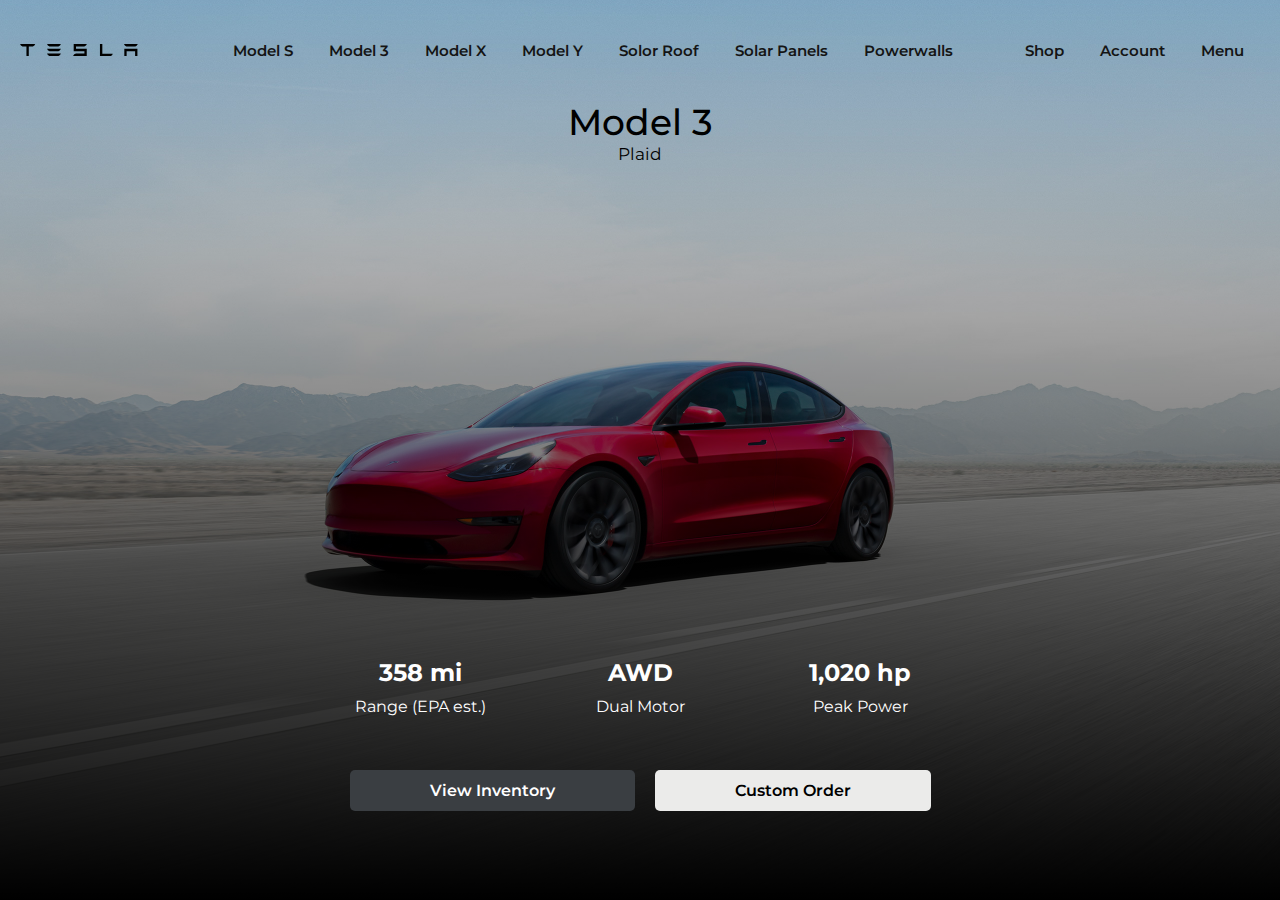
<file: index.html>
<!DOCTYPE html>
<html lang="en">

<head>
	<meta charset="UTF-8" />
	<link rel="icon" type="image/svg+xml" href="/src/favicon.svg" />
	<meta name="viewport" content="width=device-width, initial-scale=1.0" />
	<title>codedamn React Playground</title>
	<link rel="stylesheet" href="style.css">
</head>

<body>
	<div class="banner">
		
		<header id="header">
			<div class="leftWrapper">
				<svg class="tds-icon tds-icon-logo-wordmark tds-site-logo-icon" viewBox="0 0 342 35" xmlns="http://www.w3.org/2000/svg"><path d="M0 .1a9.7 9.7 0 007 7h11l.5.1v27.6h6.8V7.3L26 7h11a9.8 9.8 0 007-7H0zm238.6 0h-6.8v34.8H263a9.7 9.7 0 006-6.8h-30.3V0zm-52.3 6.8c3.6-1 6.6-3.8 7.4-6.9l-38.1.1v20.6h31.1v7.2h-24.4a13.6 13.6 0 00-8.7 7h39.9v-21h-31.2v-7h24zm116.2 28h6.7v-14h24.6v14h6.7v-21h-38zM85.3 7h26a9.6 9.6 0 007.1-7H78.3a9.6 9.6 0 007 7zm0 13.8h26a9.6 9.6 0 007.1-7H78.3a9.6 9.6 0 007 7zm0 14.1h26a9.6 9.6 0 007.1-7H78.3a9.6 9.6 0 007 7zM308.5 7h26a9.6 9.6 0 007-7h-40a9.6 9.6 0 007 7z" fill="currentColor"></path></svg>
			</div>
			<div class="centerWrapper">
				<ul>
					<li><a href="modelS.html">Model S</a></li>
					<li><a href="index.html">Model 3</a></li>
					<li><a href="modelX.html">Model X</a></li>
					<li><a href="#">Model Y</a></li>
					<li><a href="solorroof.html">Solor Roof</a></li>
					<li><a href="#">Solar Panels</a></li>
					<li><a href="#">Powerwalls</a></li>


				</ul>
			</div>
			<div class="rightWrapper">
				<li><a href="#" class="dela">Shop</a></li>
					<li><a href="#" class="dela">Account</a></li>
					<li><a href="#" id="menuBtn">Menu</a></li>
				</div>
				<div class="menuWrapper" id="aMenuWrapper">
					<div class="Xbtn">
						<img src="close.png" alt="" id="clickClose" style="cursor: pointer;">
					</div>
					<div class="menuLinks">
						<li><a href="modelS.html">Model S</a></li>
						<li><a href="index.html">Model 3</a></li>
						<li><a href="modelX.html">Model X</a></li>
						<li><a href="#">Model Y</a></li>
						<li><a href="solorroof.html">Solor Roof</a></li>
						<li><a href="#">Solor Pannels</a></li>
						<li><a href="#">Existing Inventory</a></li>
						<li><a href="#">Used Inventory</a></li>
						<li><a href="#">Trade-In</a></li>
						<li><a href="#">Test Drive</a></li>
						<li><a href="#">Powerwall</a></li>
						<li><a href="#">Charging</a></li>
					</div>
				</div>

		</header>
		<main id="mainWrapperSecond">
            <div class="topMain">
                <h1>Model 3</h1>
                <p>Plaid

				</p>
            </div>
            <div class="bottomMainTwo">
                <div class="Specs">
                    <div class="SpecWrapperOne">
                        <h2>358
							mi</h2>
                        <p>Range (EPA est.)



                        </p>
                    </div>
                    <div class="SpecWrapperTwo">
                        <h2>AWD
                        </h2>
                        <p>Dual Motor



                        </p>
                    </div>
                   
                    <div class="SpecWrapperFour">
                        <h2>1,020
                            hp</h2>
                        <p>Peak Power

                        </p>
                    </div>

                </div>
                <div class="bottomLinks">
                    <a href="#" class="btnOne">View Inventory</a>
                    <a href="#" class="btnTwo">Custom Order</a>
                </div>

            </div>


        </main>
	</div>
	<script src="script.js"></script>
</body>

</html>
</file>
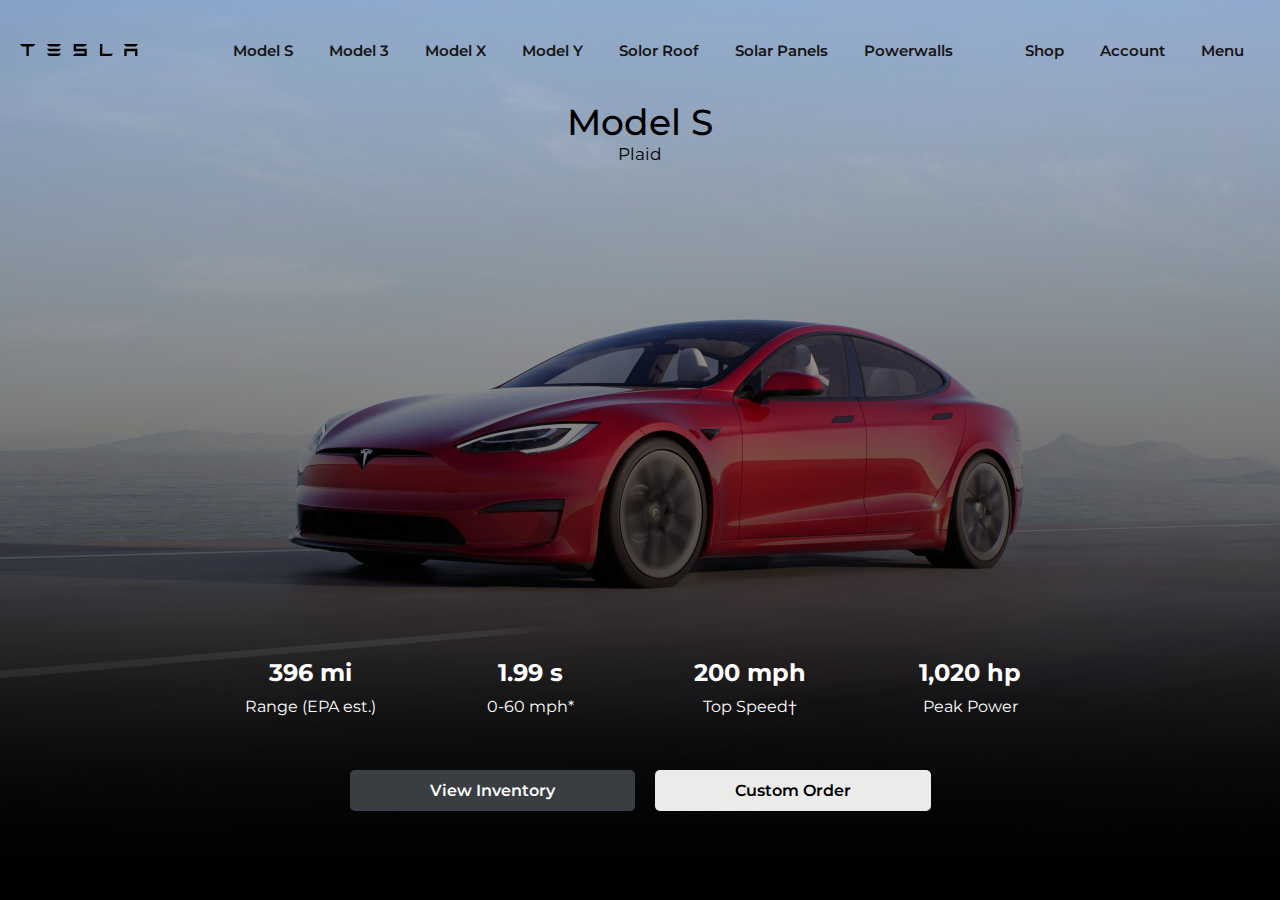
<file: modelS.html>
<!DOCTYPE html>
<html lang="en">

<head>
    <meta charset="UTF-8">
    <meta http-equiv="X-UA-Compatible" content="IE=edge">
    <meta name="viewport" content="width=device-width, initial-scale=1.0">
    <title>Model S</title>
    <link rel="stylesheet" href="style.css">
</head>

<body>
    <div class="bannerTwo">

        <header id="header">
            <div class="leftWrapper">
                <svg class="tds-icon tds-icon-logo-wordmark tds-site-logo-icon" viewBox="0 0 342 35"
                    xmlns="http://www.w3.org/2000/svg">
                    <path
                        d="M0 .1a9.7 9.7 0 007 7h11l.5.1v27.6h6.8V7.3L26 7h11a9.8 9.8 0 007-7H0zm238.6 0h-6.8v34.8H263a9.7 9.7 0 006-6.8h-30.3V0zm-52.3 6.8c3.6-1 6.6-3.8 7.4-6.9l-38.1.1v20.6h31.1v7.2h-24.4a13.6 13.6 0 00-8.7 7h39.9v-21h-31.2v-7h24zm116.2 28h6.7v-14h24.6v14h6.7v-21h-38zM85.3 7h26a9.6 9.6 0 007.1-7H78.3a9.6 9.6 0 007 7zm0 13.8h26a9.6 9.6 0 007.1-7H78.3a9.6 9.6 0 007 7zm0 14.1h26a9.6 9.6 0 007.1-7H78.3a9.6 9.6 0 007 7zM308.5 7h26a9.6 9.6 0 007-7h-40a9.6 9.6 0 007 7z"
                        fill="currentColor"></path>
                </svg>
            </div>
            <div class="centerWrapper">
                <ul>
                    <li><a href="modelS.html">Model S</a></li>
                    <li><a href="index.html">Model 3</a></li>
                    <li><a href="modelX.html">Model X</a></li>
                    <li><a href="#">Model Y</a></li>
                    <li><a href="solorroof.html">Solor Roof</a></li>
                    <li><a href="#">Solar Panels</a></li>
                    <li><a href="#">Powerwalls</a></li>


                </ul>
            </div>
            <div class="rightWrapper">
                <li><a href="#" class="dela">Shop</a></li>
                <li><a href="#" class="dela">Account</a></li>
                <li><a href="#" id="menuBtn">Menu</a></li>
            </div>
            <div class="menuWrapper" id="aMenuWrapper">
                <div class="Xbtn">
                    <img src="close.png" alt="" id="clickClose" style="cursor: pointer;">
                </div>
                <div class="menuLinks">
                    <li><a href="modelS.html">Model S</a></li>
						<li><a href="index.html">Model 3</a></li>
						<li><a href="modelX.html">Model X</a></li>
						<li><a href="#">Model Y</a></li>
						<li><a href="solorroof.html">Solor Roof</a></li>
                    <li><a href="#">Solor Pannels</a></li>
                    <li><a href="#">Existing Inventory</a></li>
                    <li><a href="#">Used Inventory</a></li>
                    <li><a href="#">Trade-In</a></li>
                    <li><a href="#">Test Drive</a></li>
                    <li><a href="#">Powerwall</a></li>
                    <li><a href="#">Charging</a></li>
                </div>
            </div>

        </header>
        <main id="mainWrapperSecond">
            <div class="topMain">
                <h1>Model S</h1>
                <p>Plaid</p>
            </div>
            <div class="bottomMainTwo">
                <div class="Specs">
                    <div class="SpecWrapperOne">
                        <h2>396
                            mi</h2>
                        <p>Range (EPA est.)

                        </p>
                    </div>
                    <div class="SpecWrapperTwo">
                        <h2>1.99
                            s
                        </h2>
                        <p>0-60 mph*

                        </p>
                    </div>
                    <div class="SpecWrapperThree">
                        <h2> 200
                            mph </h2>
                        <p>Top Speed†

                        </p>
                    </div>
                    <div class="SpecWrapperFour" >
                        <h2>1,020
                            hp</h2>
                        <p>Peak Power

                        </p>
                    </div>

                </div>
                <div class="bottomLinks">
                    <a href="#" class="btnOne">View Inventory</a>
                    <a href="#" class="btnTwo">Custom Order</a>
                </div>

            </div>


        </main>
        <script src="script.js"></script>
</body>

</html>
</file>
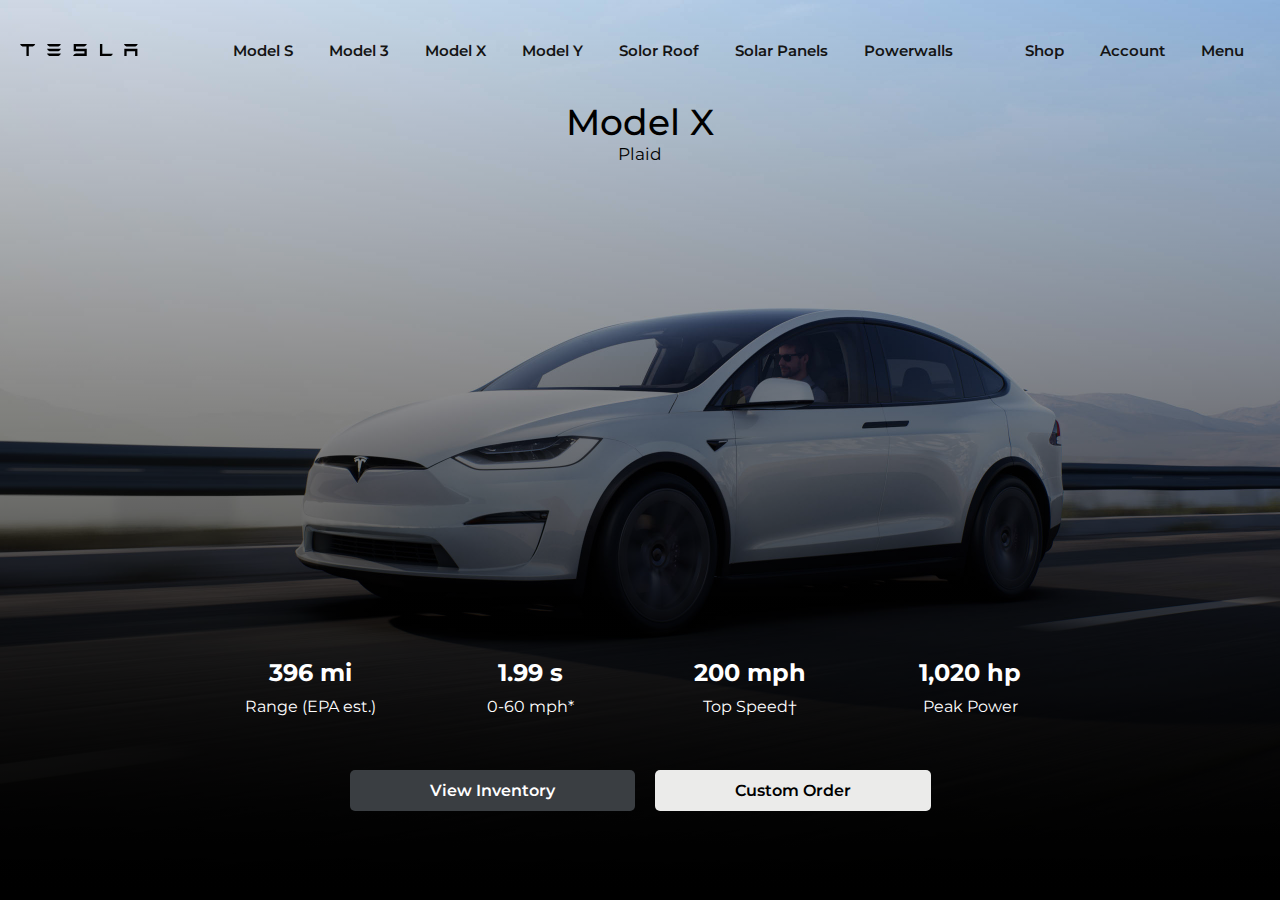
<file: modelX.html>
<!DOCTYPE html>
<html lang="en">

<head>
    <meta charset="UTF-8">
    <meta http-equiv="X-UA-Compatible" content="IE=edge">
    <meta name="viewport" content="width=device-width, initial-scale=1.0">
    <title>Model S</title>
    <link rel="stylesheet" href="style.css">
</head>

<body>
    <div class="bannerThree">

        <header id="header">
            <div class="leftWrapper">
                <svg class="tds-icon tds-icon-logo-wordmark tds-site-logo-icon" viewBox="0 0 342 35"
                    xmlns="http://www.w3.org/2000/svg">
                    <path
                        d="M0 .1a9.7 9.7 0 007 7h11l.5.1v27.6h6.8V7.3L26 7h11a9.8 9.8 0 007-7H0zm238.6 0h-6.8v34.8H263a9.7 9.7 0 006-6.8h-30.3V0zm-52.3 6.8c3.6-1 6.6-3.8 7.4-6.9l-38.1.1v20.6h31.1v7.2h-24.4a13.6 13.6 0 00-8.7 7h39.9v-21h-31.2v-7h24zm116.2 28h6.7v-14h24.6v14h6.7v-21h-38zM85.3 7h26a9.6 9.6 0 007.1-7H78.3a9.6 9.6 0 007 7zm0 13.8h26a9.6 9.6 0 007.1-7H78.3a9.6 9.6 0 007 7zm0 14.1h26a9.6 9.6 0 007.1-7H78.3a9.6 9.6 0 007 7zM308.5 7h26a9.6 9.6 0 007-7h-40a9.6 9.6 0 007 7z"
                        fill="currentColor"></path>
                </svg>
            </div>
            <div class="centerWrapper">
                <ul class="ul" id="ul">
                    <li><a href="modelS.html">Model S</a></li>
                    <li><a href="index.html">Model 3</a></li>
                    <li><a href="modelX.html">Model X</a></li>
                    <li><a href="#">Model Y</a></li>
                    <li><a href="solorroof.html" id="Solor">Solor Roof</a></li>
                    <li><a href="#">Solar Panels</a></li>
                    <li><a href="#">Powerwalls</a></li>


                </ul>
            </div>
            <div class="rightWrapper">
                <li><a href="#" class="dela">Shop</a></li>
                <li><a href="#" class="dela">Account</a></li>
                <li><a href="#" id="menuBtn">Menu</a></li>
            </div>
            <div class="menuWrapper" id="aMenuWrapper">
                <div class="Xbtn">
                    <img src="close.png" alt="" id="clickClose" style="cursor: pointer;">
                </div>
                <div class="menuLinks">
                    <li><a href="modelS.html">Model S</a></li>
						<li><a href="index.html">Model 3</a></li>
						<li><a href="modelX.html">Model X</a></li>
						<li><a href="#">Model Y</a></li>
						<li><a href="solorroof.html">Solor Roof</a></li>
                    <li><a href="#">Solor Pannels</a></li>
                    <li><a href="#">Existing Inventory</a></li>
                    <li><a href="#">Used Inventory</a></li>
                    <li><a href="#">Trade-In</a></li>
                    <li><a href="#">Test Drive</a></li>
                    <li><a href="#">Powerwall</a></li>
                    <li><a href="#">Charging</a></li>
                </div>
            </div>

        </header>
        <main id="mainWrapperSecond">
            <div class="topMain">
                <h1>Model X</h1>
                <p>Plaid</p>
            </div>
            <div class="bottomMainTwo">
                <div class="Specs">
                    <div class="SpecWrapperOne">
                        <h2>396
                            mi</h2>
                        <p>Range (EPA est.)

                        </p>
                    </div>
                    <div class="SpecWrapperTwo">
                        <h2>1.99
                            s
                        </h2>
                        <p>0-60 mph*

                        </p>
                    </div>
                    <div class="SpecWrapperThree">
                        <h2> 200
                            mph </h2>
                        <p>Top Speed†

                        </p>
                    </div>
                    <div class="SpecWrapperFour">
                        <h2>1,020
                            hp</h2>
                        <p>Peak Power

                        </p>
                    </div>

                </div>
                <div class="bottomLinks">
                    <a href="#" class="btnOne">View Inventory</a>
                    <a href="#" class="btnTwo">Custom Order</a>
                </div>

            </div>


        </main>
        <script src="script.js"></script>
</body>

</html>
</file>
<file: style.css>
@import url('https://fonts.googleapis.com/css2?family=Montserrat:wght@300;400;500;600;700;800&display=swap');

   body {
    margin: 0;
    padding: 0;
    font-family: 'Montserrat', sans-serif;
    

   }
   .banner {
    height: 100vh;
    width: 100%;
    background: linear-gradient(0deg, rgba(0,0,0,1) 0%, rgba(238,238,238,0) 100%), url(assets/M3-Homepage-D.jpg);
    background-repeat: no-repeat;
    background-position: center;
    background-size: cover;
   }

   #header {
    display: flex;
    justify-content: space-around;
    align-items: center;
    height: 100px;
   }

   .leftWrapper svg {
    width: 118px;
    display: block;
   }

   .centerWrapper ul li {
    list-style: none;
    font-size: 15px;
    display: inline-block;
    padding: 7px 16px;
    transition: 0.33s all ease-in-out;
   }

   .centerWrapper li a {
    text-decoration: none;
    font-weight: 600;
    color: rgb(20, 20, 20);
   }

   .centerWrapper ul li:hover {
    list-style: none;
    display: inline-block;
    transition: 0.33s ease-in-out;
    border-radius: 1px;
    background-color:  #efeff079;
    border-radius: 3px;
    padding: 7px 16px;
   }

   .rightWrapper  li {
    list-style: none;
    display: inline-block;
    font-size: 15px;
    padding: 7px 16px;
   }

   .rightWrapper  li:hover {
    list-style: none;
    display: inline-block;
    transition: 0.33s ease-in-out;
    border-radius: 1px;
    background-color:  #efeff079;
    border-radius: 3px;
    padding: 7px 16px;
   }

   .rightWrapper li a {
    text-decoration: none;
    color: gray;
   }

   .rightWrapper li a {
    text-decoration: none;
    font-weight: 600;
    color: rgb(20, 20, 20);
   }

   #mainWrapper {
    height: 71vh;
    display: flex;
    flex-direction: column;
    justify-content: space-between;
    align-items: center;
    text-align: center;
}
   .topMain h1 {
    font-size: 36px;
    font-weight: 500;
    margin: 0;
}

   .topMain p {
    font-size: 17px;
}

.bottomMain {
    display: flex;
    gap: 20px;
}
   .bottomMain a {
    text-decoration: none;
    display: block;
    font-weight: 600;
    border-radius: 5px;
    padding: 11px 80px;
   
   }

   .btnOne {
    background-color: #3a3e42;
    color: white;
   }
   .btnTwo {
    background-color: #ebebea;
    color: black;
   }

/*    Model S  */

.bannerTwo {
    height: 100vh;
    width: 100%;
    background: linear-gradient(0deg, rgba(0,0,0,1) 0%, rgba(238,238,238,0) 100%), url(assets/ms-main-hero-desktop.jpg);
    background-repeat: no-repeat;
    background-position: center;
    background-size: cover;
}

.bottomLinks {
    display: flex;
    gap: 20px;
    justify-content: center;
}

.menuWrapper {
    position: absolute;
    right: 0;
    top: 0;
    display: none;
    background: white;
    height: 100%;
    transition: 0.33s all ease-in-out;
    padding: 0px 19px;
    width: 300px;
}




.menuWrapper li {
    list-style: none;
    font-size: 15px;
    padding: 11px;
    font-weight: 600;

}

.menuWrapper li a {
    text-decoration: none;
    color: black;
}
.Xbtn {
    height: 51px;
    display: flex;
    padding: 0px 19px;
    align-items: center;
    justify-content: flex-end;
}
.Xbtn img {
    width: 19px;
}

.Specs {
    display: flex;
    gap: 20px;
}

.Specs div {
    width: 200px;
    height: 100px;
    display: flex;
    flex-direction: column;
    align-items: center;
    justify-content: center;
    gap: 10px;
    color: white;
}

.bottomMainTwo a {
    text-decoration: none;
    display: block;
    font-weight: 600;
    border-radius: 5px;
    padding: 11px 80px;
   
   }

   #mainWrapperSecond {
    height: 79vh;
    display: flex;
    flex-direction: column;
    justify-content: space-between;
    align-items: center;
    text-align: center;
   }

   .bottomMainTwo {
    gap: 33px;
    display: flex;
    flex-direction: column;
   }

   .Specs div h2,p {
    margin: 0;
    padding: 0;

   }

  /*  Model X */

  .bannerThree {
    height: 100vh;
    width: 100%;
    background: linear-gradient(0deg, rgba(0,0,0,1) 0%, rgba(238,238,238,0) 100%), url(assets/MX-Hero-Desktop.jpg);
    background-repeat: no-repeat;
    background-position: center;
    background-size: cover;
}





/* Solor Roof  */

.bannerFour {
    height: 100vh;
    width: 100%;
    background: linear-gradient(0deg, rgba(0,0,0,1) 0%, rgba(238,238,238,0) 100%), url(assets/sr-storm-desktop.png);
    background-repeat: no-repeat;
    background-position: center;
    background-size: cover;
}

.ul {
    color: white;
}

@media only screen and (max-width: 800px) {
    #header {
        display: flex;
        justify-content: space-around;
        align-items: center;
        padding: 0 20px;
        height: 100px;
    }
    .centerWrapper {
        display: none;
    }

    .rightWrapper {
        display: flex;
    align-items: center;
    justify-content: center;
}


.menuWrapper {
    width: 200px;
}

.Specs div h2 {
    
    font-size: 20px;
}
.Specs div p {
    font-size: 10px;
}

.bottomMainTwo a {
    width: 100%;
    display: flex;
    font-size: 15px;
    max-width: 283px;
    height: 40px;
    padding: 0px 0px;
    align-items: center;
    justify-content: center;


}
.Specs {
    width: 100%;
    display: flex;
    gap: 5px;
    justify-content: center;
}
.bottomMainTwo {
    gap: 8px;
    width: 100%;
    align-items: center;
    display: flex;
    flex-direction: column;
}
.bottomLinks {
    display: flex;
    gap: 20px;
    width: 100%;
       align-items: center;
    flex-direction: column;
    justify-content: center;
}

.SpecWrapperFour{
    display: none;
}
.dela {
    display: none;
}

#mainWrapperSecond {
    height: 79vh;
    padding: 0px 14px;
    display: flex;
    flex-direction: column;
    justify-content: space-between;
    align-items: center;
    text-align: center;
}

.Specs div:last-child{
    display: none;
}
}
</file>
